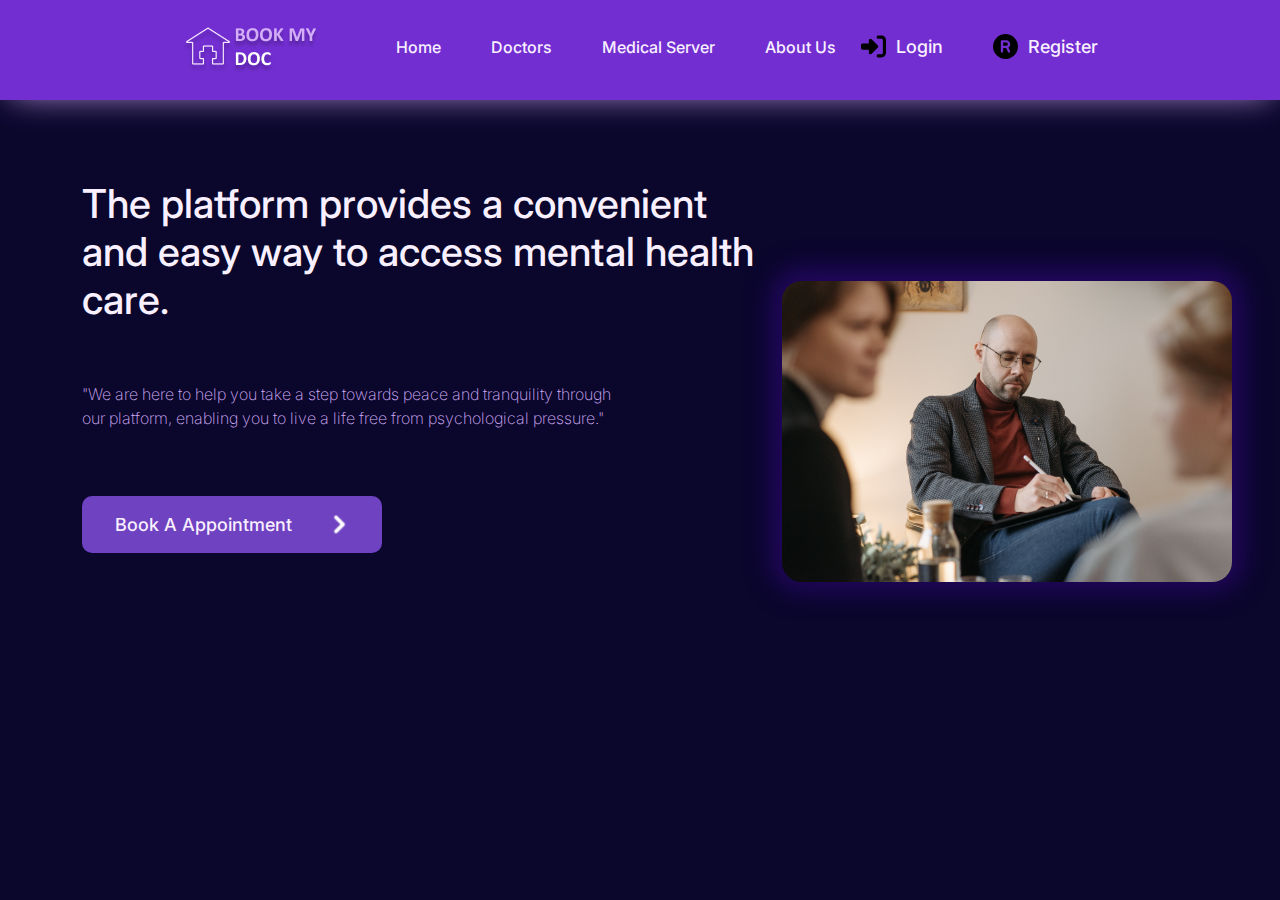
<file: index.html>
<!DOCTYPE html>
<html lang="en">

<head>
    <meta charset="UTF-8">
    <meta name="viewport" content="width=device-width, initial-scale=1.0">


    <link rel="icon" href="Assets/images/Logo.png">
    <!--Css Files-->
    <link rel="stylesheet" href="Assets/css/index2.css">
    <!--BootStrap File Css-->
    <link rel="stylesheet" href="Assets/css/bootstrap.css">
    <!--GooGle Fonts-->
    <link rel="preconnect" href="https://fonts.googleapis.com">
    <link rel="preconnect" href="https://fonts.gstatic.com" crossorigin>
    <link href="https://fonts.googleapis.com/css2?family=Cabin+Condensed:wght@400;700&family=Inter:wght@400;900&family=Red+Hat+Display:wght@500;700;900&display=swap" rel="stylesheet">
    <title>Book MY Doc</title>
</head>
<script>
</script>

<body>
    <nav>
        <div class="container">
            <div class="contain-of-nav">
                <a href="index.html">
                    <img src="Assets/images/Logo.png" alt="">
                </a>
                <div class="menu-links">
                    <ul>
                        <li>
                            <a href="">
                                <span>home</span>
                            </a>
                        </li>
                        <li>
                            <a href="">
                                <span>doctors</span>
                            </a>
                        </li>
                        <li>
                            <a href="">
                                <span>medical server</span>
                            </a>
                        </li>
                        <li>
                            <a href="">
                                <span>about us</span>
                            </a>
                    </ul>
                    <div class="actions">
                        <div class="login" onclick="haveAccForhomePage(event)">
                            <img src="Assets/images/icons/right-to-bracket-solid.svg" alt="" class="log">
                            <span>login</span>
                        </div>
                        <div class="register" onclick="creatAccForHomePage(event)">
                            <img src="Assets/images/icons/registered-solid.svg" alt="" class="regi">
                            <span>Register</span>
                        </div>
                    </div>
                </div>
                <div class="list-icon" onclick="showNavbar(event)">
                    <img src="Assets/images/icons/list-solid.svg" alt="">
                </div>
            </div>
        </div>
    </nav>

    <main>
        <div class="container">
            <div class="contain-of-captions">
                <div class="captions">
                    <h1> The platform provides a convenient and easy way to access mental health care.
                    </h1>
                    <p>
                        "We are here to help you take a step towards peace and tranquility through our platform, enabling you to live a life free from psychological pressure."
                    </p>
                    <div class="button-book">
                        <span>book a Appointment
                            <img src="Assets/images/icons/arrowDown.svg" alt="" class="icon-book">
                        </span>
                    </div>
                </div>
            </div>
            <div class="main-photo">
                <img src="Assets/images/pexels-pavel-danilyuk-6712704.jpg" alt="">
            </div>
        </div>
    </main>

    <script src="Assets/js/index.js"></script>
    <script src="Assets/js/login.js "></script>
</body>

</html>
</file>
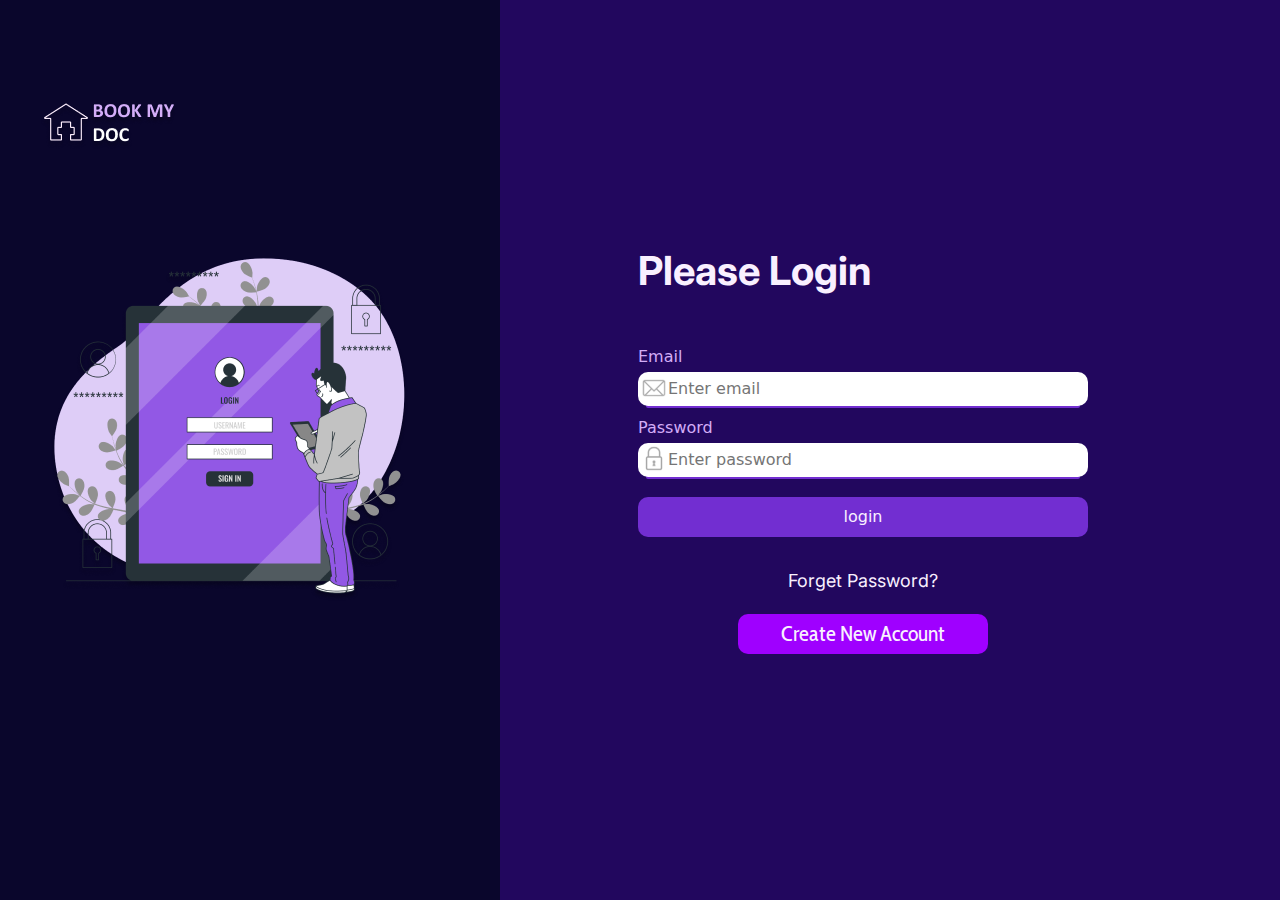
<file: Assets/pages/login.html>
<!DOCTYPE html>
<html lang="en">

<head>
    <meta charset="UTF-8">
    <meta name="viewport" content="width=device-width, initial-scale=1.0">

    <title>Book MY Doc</title>
    <link rel="icon" href="../images/Logo.png">
    <!--Css Files-->
    <link rel="stylesheet" href="../css/login.css">
    <!--Bootstrap-->
    <link rel="stylesheet" href="../css/bootstrap.css">
    <!--GooGle Fonts-->
    <link rel="preconnect" href="https://fonts.googleapis.com">
    <link rel="preconnect" href="https://fonts.gstatic.com" crossorigin>
    <link href="https://fonts.googleapis.com/css2?family=Cabin+Condensed:wght@400;700&family=Inter:wght@400;900&family=Red+Hat+Display:wght@500;700;900&display=swap" rel="stylesheet">

</head>

<body>
    <main>
        <div class="contain-of-login">
            <div class="right-side">
                <a href="../../index.html">
                    <img src="../images/Logo.png" alt="" class="logo">
                </a>
                <img src="../images/loginImage.png" alt="" class="photo">
            </div>
            <div class="left-side">
                <a href="../../index.html">
                    <img src="../images/Logo.png" alt="" class="logo-up-form ">
                </a>
                <h1>Please Login</h1>
                <form action="">
                    <div class="email">
                        <label for="Email">Email</label>
                        <img src="../images/icons/email.svg" alt="" class="email-icon">
                        <input type="email" id="email" placeholder="Enter email">
                    </div>
                    <div class="password">
                        <label for="Email">Password</label>
                        <img src="../images/icons/lock.svg" alt="" class="lock-icon">
                        <input type="password" id="password" placeholder="Enter password">
                    </div>
                    <button class="button-login" onclick="login(event)">
                        <span>login</span>
                    </button>
                    <div class="forget-pass">
                        <a href="">
                            <span>Forget password?</span>
                        </a>
                    </div>
                    <button class="button-creat-new-acc" onclick="creatAccForLoginPage(event)">
                        <a href="">
                            <span>create new account</span>
                        </a>
                    </button>
                </form>

            </div>
        </div>
    </main>

    <script src="../js/login.js"></script>
</body>

</html>
</file>
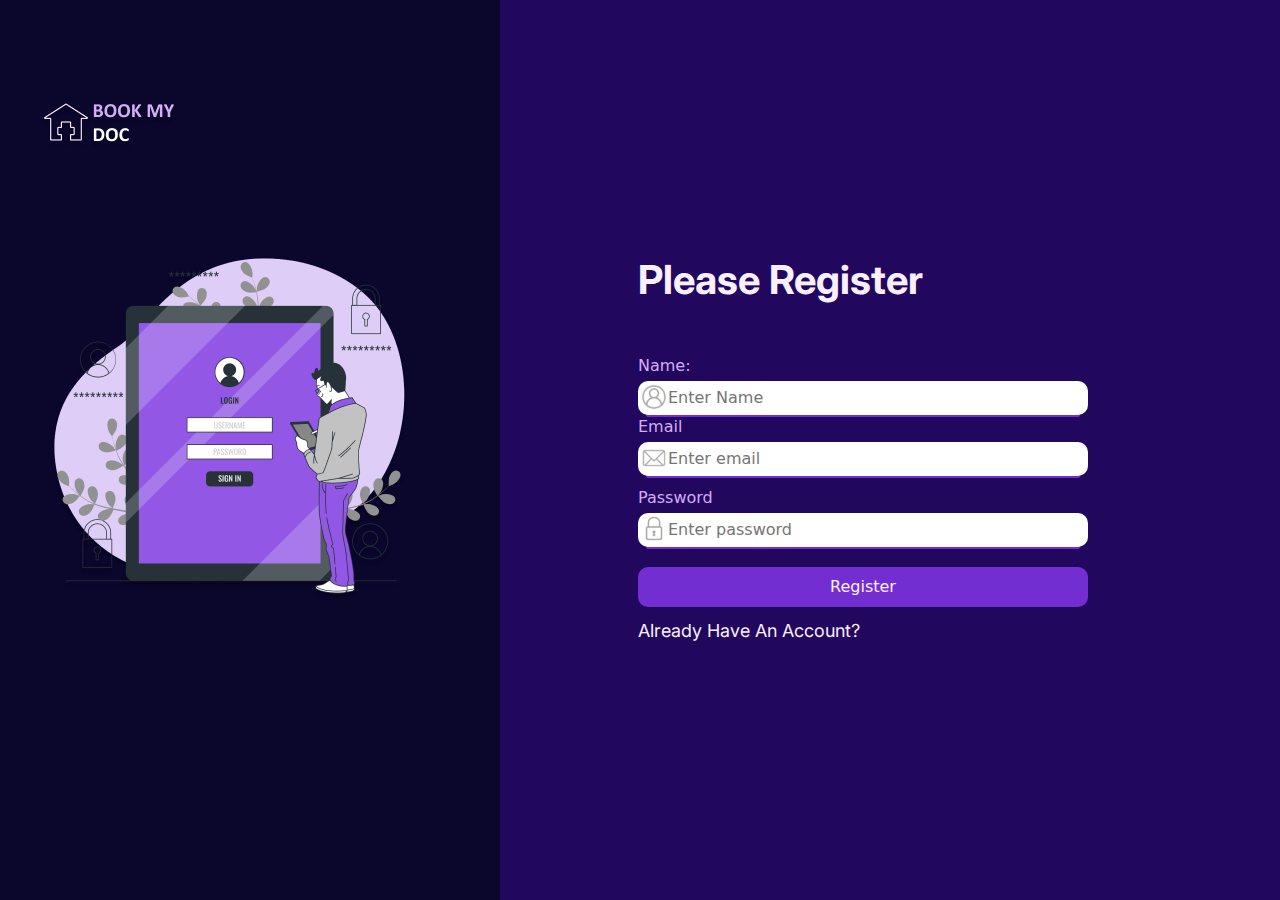
<file: Assets/pages/register.html>
<!DOCTYPE html>
<html lang="en">

<head>
    <meta charset="UTF-8">
    <meta name="viewport" content="width=device-width, initial-scale=1.0">

    <title>Book MY Doc</title>
    <link rel="icon" href="../images/Logo.png">
    <!--Css Files-->
    <link rel="stylesheet" href="../css/login.css">
    <!--Bootstrap-->
    <link rel="stylesheet" href="../css/bootstrap.css">
    <!--GooGle Fonts-->
    <link rel="preconnect" href="https://fonts.googleapis.com">
    <link rel="preconnect" href="https://fonts.gstatic.com" crossorigin>
    <link href="https://fonts.googleapis.com/css2?family=Cabin+Condensed:wght@400;700&family=Inter:wght@400;900&family=Red+Hat+Display:wght@500;700;900&display=swap" rel="stylesheet">

</head>

<body>
    <main>
        <div class="contain-of-register">
            <div class="right-side">
                <a href="../../index.html">
                    <img src="../images/Logo.png" alt="" class="logo">
                </a>
                <img src="../images/loginImage.png" alt="" class="photo">
            </div>
            <div class="left-side">
                <a href="../../index.html">
                    <img src="../images/Logo.png" alt="" class="logo-up-form ">
                </a>
                <h1>Please Register</h1>
                <form action="">
                    <div class="email">
                        <label for="Email">Name:</label>
                        <img src="../images/icons/user.svg" alt="" class="email-icon">
                        <input type="email" id="email" placeholder="Enter Name">
                    </div>
                    <div class="email">
                        <label for="Email">Email</label>
                        <img src="../images/icons/email.svg" alt="" class="email-icon">
                        <input type="email" id="email" placeholder="Enter email">
                    </div>
                    <div class="password">
                        <label for="Email">Password</label>
                        <img src="../images/icons/lock.svg" alt="" class="lock-icon">
                        <input type="password" id="password" placeholder="Enter password">
                    </div>
                    <button class="button-register">

                            <span>Register</span>
                    </button>
                    <div class="already-acc" onclick="haveAccForRegisterPage(event)">
                        <a href="">
                            <span>Already have an account?</span>
                        </a>
                    </div>
                </form>
            </div>
        </div>
    </main>
    <script src="../js/index.js"></script>
    <script src="../js/login.js"></script>
</body>

</html>
</file>
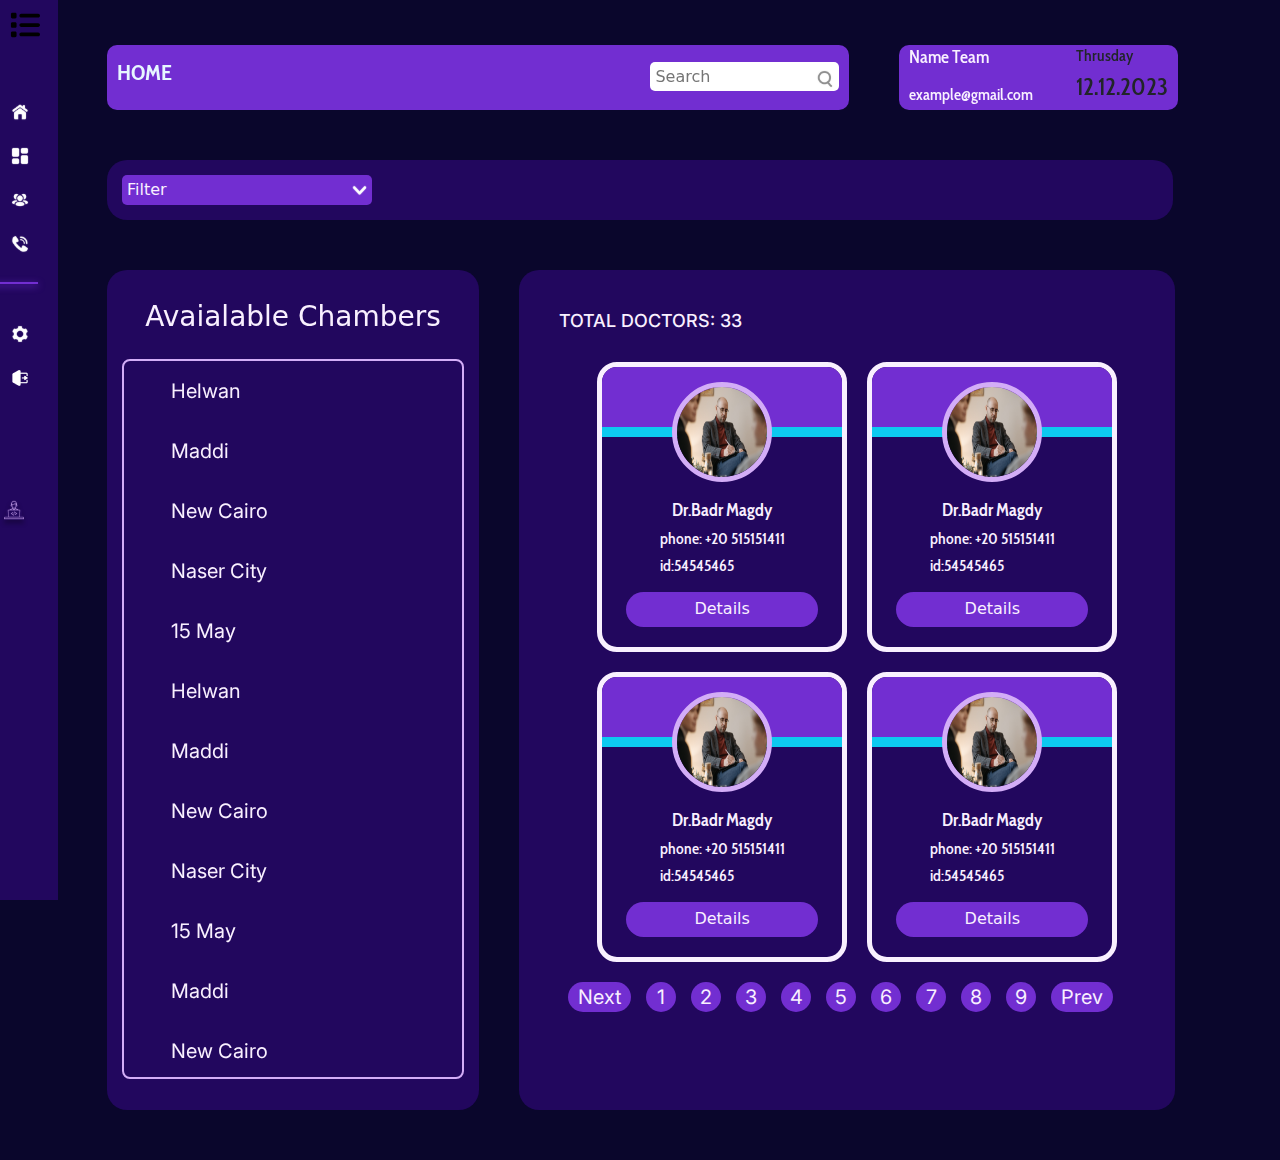
<file: Assets/pages/seclectChamberAndDoctor.html>
<!DOCTYPE html>
<html lang="en">

<head>
    <meta charset="UTF-8">
    <meta name="viewport" content="width=device-width, initial-scale=1.0">

    <title>Book MY Doc</title>
    <link rel="icon" href="../images/Logo.png">
    <!--Css Files-->
    <link rel="stylesheet" href="../css/index.css">
    <link rel="stylesheet" href="../css/bootstrap.css">
    <!--Bootstrap-->
    <!--GooGle Fonts-->
    <link rel="preconnect" href="https://fonts.googleapis.com">
    <link rel="preconnect" href="https://fonts.gstatic.com" crossorigin>
    <link href="https://fonts.googleapis.com/css2?family=Cabin+Condensed:wght@400;700&family=Inter:wght@400;900&family=Red+Hat+Display:wght@500;700;900&display=swap" rel="stylesheet">
</head>

<body>

    <nav class="sidebar">
        <div class="logo-details">
            <img src="../images/Logo.png" alt="" class="logo-of-nav">
            <img src="../images/icons/list-solid.svg" alt="" onclick="showNav(event)" class="btn-list">
        </div>
        <div class="menu-bar">
            <div class="menu">
                <ul class="menu-links">
                    <li class="nav-link">
                        <a href="" class="active">
                            <img src="../images/icons/home.svg" alt="" class="icon ">
                            <span class="text nav-text ">home</span>
                        </a>
                        <span class="toolti">home</span>
                    </li>
                    <li class="nav-link">
                        <a href="">
                            <img src="../images/icons/dashboard.svg" alt="" class="icon">
                            <span class="text nav-text">dashboard</span>
                        </a>
                        <span class="toolti">dashboard</span>
                    </li>

                    <li class="nav-link">
                        <a href="">
                            <img src="../images/icons/about-us.svg" alt="" class="icon">
                            <span class="text nav-text">about us</span>
                        </a>
                        <span class="toolti">about us</span>
                    </li>

                    <li class="nav-link">
                        <a href="">
                            <img src="../images/icons/contact.svg" alt="" class="icon">
                            <span class="text nav-text">contact</span>
                        </a>
                        <span class="toolti">contact</span>
                    </li>
                </ul>
            </div>
            <div class="adva-links">
                <li class="nav-link">
                    <a href="">
                        <img src="../images/icons/setting.svg" alt="" class="icon">
                        <span class="text nav-text">setting</span>
                    </a>
                    <span class="toolti">setting</span>
                </li>

                <li class="nav-link" onclick="logoutOfUserHome(event)">
                    <a href="">
                        <img src="../images/icons/logout.png" alt="" class="icon">
                        <span class="text nav-text">logout</span>
                    </a>
                    <span class="toolti">logout</span>
                </li>
                <li class="nav-link end-linlk">
                    <a href="">
                        <img src="../images/icons/see-developer.svg" alt="" class="icon">
                        <span class="text nav-text">see developer</span>
                    </a>
                    <span class="toolti">see developer</span>
                </li>
            </div>

        </div>
    </nav>
    <section class="home-section">
        <div class="header">
            <div class="container">
                <div class="contain-of-parts">
                    <div class="part-1">
                        <h1>home</h1>
                        <div class="search">
                            <input type="search" placeholder="Search">
                            <img src="../images/icons/search.svg" alt="">
                        </div>
                    </div>
                    <div class="part-2">
                        <div class="team-name">
                            <h1>Name Team</h1>
                            <p>example@gmail.com</p>
                        </div>
                        <div class="date">
                            <h6>Thrusday</h6>

                            <h4>12.12.2023</h4>
                        </div>
                    </div>
                </div>
            </div>
        </div>

        <div class="filter">
            <div class="container">
                <div class="wrapper">
                    <div class="select-btn">
                        <span>filter</span>
                        <img src="../images/icons/arrowDown.svg" alt="" class="arrowDown">
                    </div>
                    <div class="content">
                        <div class="search-2">
                            <img src="../images/icons/search.svg" alt="">
                            <input type="search" placeholder="Search">
                        </div>
                        <ul class="options"></ul>
                    </div>
                </div>

            </div>
        </div>

        <div class="deteils">
            <div class="select-Doctors">
                <div class="container contain-of-selectDoctors">
                    <div class="city">
                        <h1 c>Avaialable Chambers</h1>
                        <ul class="city-link">
                            <li>
                                <a href="">Helwan </a>
                            </li>
                            <li>
                                <a href="">Maddi </a>
                            </li>
                            <li>
                                <a href="">New Cairo </a>
                            </li>
                            <li>
                                <a href="">Naser City </a>
                            </li>
                            <li>
                                <a href=""> 15 May </a>
                            </li>
                            <li>
                                <a href="">Helwan </a>
                            </li>
                            <li>
                                <a href="">Maddi </a>
                            </li>
                            <li>
                                <a href="">New Cairo </a>
                            </li>
                            <li>
                                <a href="">Naser City </a>
                            </li>
                            <li>
                                <a href=""> 15 May </a>
                            </li>
                            <li>
                                <a href="">Maddi </a>
                            </li>
                            <li>
                                <a href="">New Cairo </a>
                            </li>
                            <li>
                                <a href="">Naser City </a>
                            </li>
                            <li>
                                <a href=""> 15 May </a>
                            </li>
                            <li>
                                <a href="">Maddi </a>
                            </li>
                            <li>
                                <a href="">New Cairo </a>
                            </li>
                            <li>
                                <a href="">Naser City </a>
                            </li>
                            <li>
                                <a href=""> 15 May </a>
                            </li>
                        </ul>
                    </div>
                    <div class="info_doctors">
                        <h6 class="title">total doctors: 33</h6>
                        <div class="cards row">
                            <div class="card-1 col-lg-5 col-sm-10">
                                <div class="profile-photo">
                                    <img src="../images/pexels-pavel-danilyuk-6712704.jpg" alt="">
                                </div>
                                <div class="details-of-doctor">
                                    <h4>Dr.Badr Magdy</h4>
                                    <h6>phone: +20 515151411</h6>
                                    <h6>id:54545465</h6>
                                </div>
                                <div class="btn-details">
                                    <a href="">
                                        <span>details</span>
                                    </a>
                                </div>
                            </div>

                            <div class="card-2 col-lg-5 col-sm-10">
                                <div class="profile-photo">
                                    <img src="../images/pexels-pavel-danilyuk-6712704.jpg" alt="">
                                </div>
                                <div class="details-of-doctor">
                                    <h4>Dr.Badr Magdy</h4>
                                    <h6>phone: +20 515151411</h6>
                                    <h6>id:54545465</h6>
                                </div>
                                <div class="btn-details">
                                    <a href="">
                                        <span>details</span>
                                    </a>
                                </div>
                            </div>

                            <div class="card-3 col-lg-5 col-sm-10">
                                <div class="profile-photo">
                                    <img src="../images/pexels-pavel-danilyuk-6712704.jpg" alt="">
                                </div>
                                <div class="details-of-doctor">
                                    <h4>Dr.Badr Magdy</h4>
                                    <h6>phone: +20 515151411</h6>
                                    <h6>id:54545465</h6>
                                </div>
                                <div class="btn-details">
                                    <a href="">
                                        <span>details</span>
                                    </a>
                                </div>
                            </div>


                            <div class="card-4 col-lg-5 col-sm-10 ">
                                <div class="profile-photo">
                                    <img src="../images/pexels-pavel-danilyuk-6712704.jpg" alt="">
                                </div>
                                <div class="details-of-doctor">
                                    <h4>Dr.Badr Magdy</h4>
                                    <h6>phone: +20 515151411</h6>
                                    <h6>id:54545465</h6>
                                </div>
                                <div class="btn-details">
                                    <a href="">
                                        <span>details</span>
                                    </a>
                                </div>
                            </div>
                        </div>
                        <div class="lable">
                            <ul class="paginations">
                                <li class="item">
                                    <a href=""><span>Next</span></a>
                                </li>
                                <li class="item">
                                    <a href=""><span>1</span></a>
                                </li>
                                <li class="item">
                                    <a href=""><span>2</span></a>
                                </li>
                                <li class="item">
                                    <a href=""><span>3</span></a>
                                </li>
                                <li class="item">
                                    <a href=""><span>4</span></a>
                                </li>
                                <li class="item">
                                    <a href=""><span>5</span></a>
                                </li>
                                <li class="item mobile-item">
                                    <a href=""><span>6</span></a>
                                </li>
                                <li class="item mobile-item">
                                    <a href=""><span>7</span></a>
                                </li>
                                <li class="item mobile-item">
                                    <a href=""><span>8</span></a>
                                </li>
                                <li class="item mobile-item">
                                    <a href=""><span>9</span></a>
                                </li>
                                <li class="item ">
                                    <a href=""><span>Prev</span></a>
                                </li>
                            </ul>
                        </div>
                    </div>
                </div>
            </div>
        </div>
    </section>

    <script src="../js/filter.js"></script>
    <script src="../js/index.js"></script>

</body>

</html>
</file>
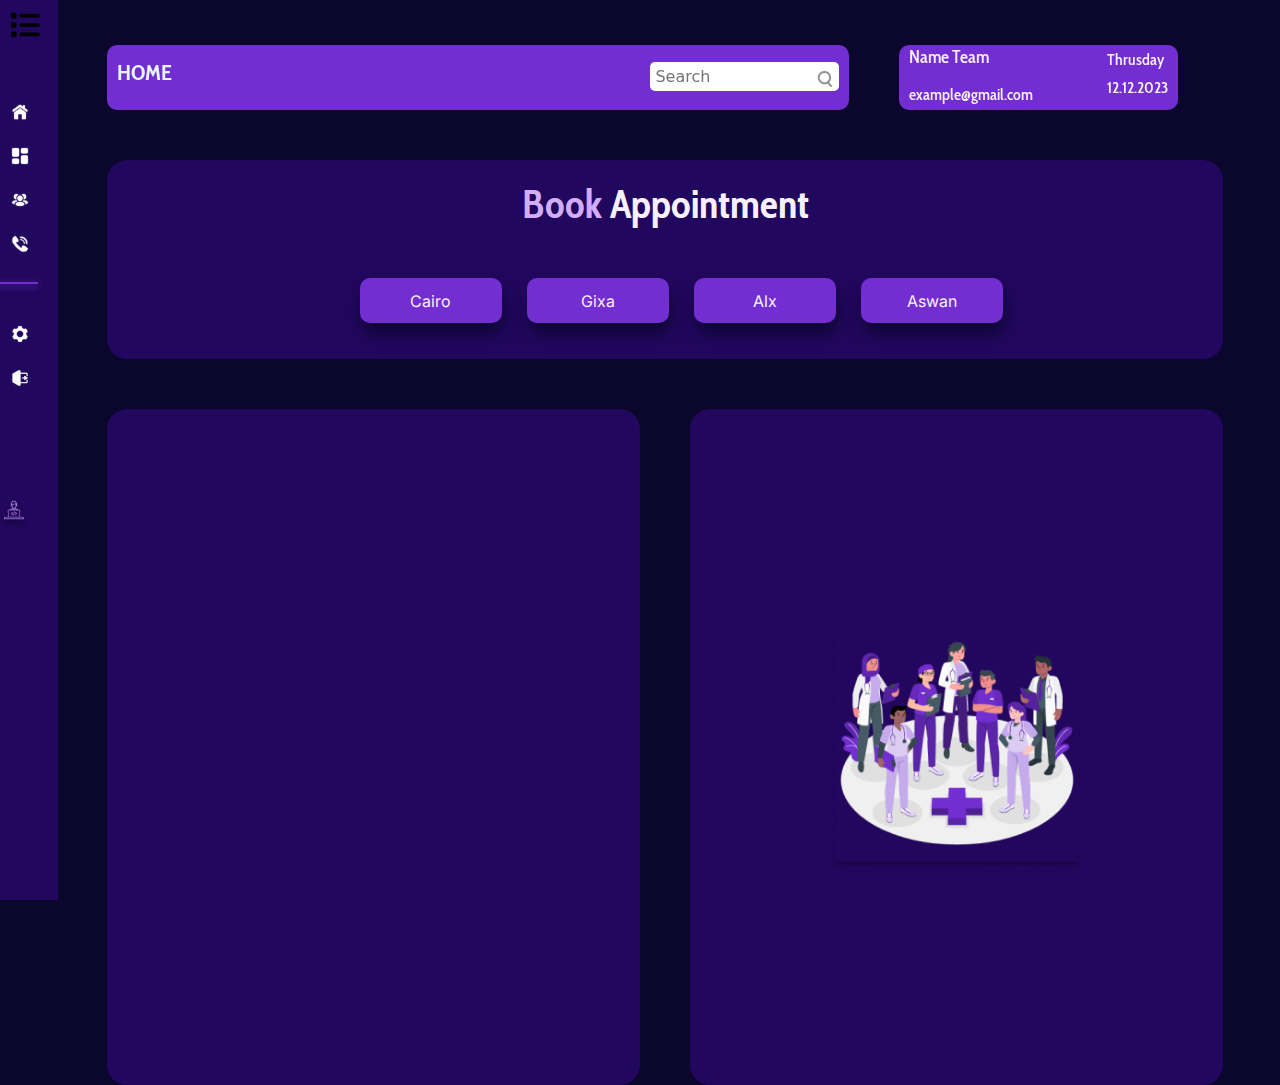
<file: Assets/pages/user-home-page.html>
<!DOCTYPE html>
<html lang="en">

<head>
    <meta charset="UTF-8">
    <meta name="viewport" content="width=device-width, initial-scale=1.0">

    <title>Book MY Doc</title>
    <link rel="icon" href="../images/Logo.png">
    <!--Css Files-->
    <link rel="stylesheet" href="../css/bootstrap.css">
    <link rel="stylesheet" href="../css/index.css">
    <link rel="stylesheet" href="../css/dycalendar.css">
    <!--GooGle Fonts-->
    <link rel="preconnect" href="https://fonts.googleapis.com">
    <link rel="preconnect" href="https://fonts.gstatic.com" crossorigin>
    <link href="https://fonts.googleapis.com/css2?family=Cabin+Condensed:wght@400;700&family=Inter:wght@400;900&family=Red+Hat+Display:wght@500;700;900&display=swap" rel="stylesheet">
</head>

<body>

    <nav class="sidebar">
        <div class="logo-details">
            <img src="../images/Logo.png" alt="" class="logo-of-nav">
            <img src="../images/icons/list-solid.svg" alt="" class="btn-list" onclick="showNav()">
        </div>
        <div class="menu-bar">
            <div class="menu">
                <ul class="menu-links">
                    <li class="nav-link">
                        <a href="" class="active">
                            <img src="../images/icons/home.svg" alt="" class="icon ">
                            <span class="text nav-text ">home</span>
                        </a>
                        <span class="toolti">home</span>
                    </li>
                    <li class="nav-link">
                        <a href="">
                            <img src="../images/icons/dashboard.svg" alt="" class="icon">
                            <span class="text nav-text">dashboard</span>
                        </a>
                        <span class="toolti">dashboard</span>
                    </li>

                    <li class="nav-link">
                        <a href="">
                            <img src="../images/icons/about-us.svg" alt="" class="icon">
                            <span class="text nav-text">about us</span>
                        </a>
                        <span class="toolti">about us</span>
                    </li>

                    <li class="nav-link">
                        <a href="">
                            <img src="../images/icons/contact.svg" alt="" class="icon">
                            <span class="text nav-text">contact</span>
                        </a>
                        <span class="toolti">contact</span>
                    </li>
                </ul>
            </div>
            <div class="adva-links">
                <li class="nav-link">
                    <a href="">
                        <img src="../images/icons/setting.svg" alt="" class="icon">
                        <span class="text nav-text">setting</span>
                    </a>
                    <span class="toolti">setting</span>
                </li>

                <li class="nav-link" onclick="logoutOfUserHome(event)">
                    <a href="">
                        <img src="../images/icons/logout.png" alt="" class="icon">
                        <span class="text nav-text">logout</span>
                    </a>
                    <span class="toolti">logout</span>
                </li>
                <li class="nav-link end-linlk">
                    <a href="">
                        <img src="../images/icons/see-developer.svg" alt="" class="icon">
                        <span class="text nav-text">see developer</span>
                    </a>
                    <span class="toolti">see developer</span>
                </li>
            </div>

        </div>
    </nav>

    <section class="home-section">
        <div class="header">
            <div class="container">
                <div class="contain-of-parts">
                    <div class="part-1">
                        <h1>home</h1>
                        <div class="search">
                            <input type="search" placeholder="Search">
                            <img src="../images/icons/search.svg" alt="">
                        </div>
                    </div>
                    <div class="part-2">
                        <div class="team-name">
                            <h1>Name Team</h1>
                            <p>example@gmail.com</p>
                        </div>
                        <div class="date">
                            <h6>Thrusday</h6>

                            <h4>12.12.2023</h4>
                        </div>
                    </div>
                </div>
            </div>
        </div>

        <div class="main">
            <div class="container">
                <div class="book-appointment">
                    <h1><span>Book </span>Appointment</h1>
                    <ul>
                        <li onclick="filter(event)">
                            <a href="">
                                <span>cairo</span>
                            </a>
                        </li>
                        <li>
                            <a href="">
                                <span>Gixa</span>
                            </a>
                        </li>
                        <li>
                            <a href="">
                                <span>Alx</span>
                            </a>
                        </li>
                        <li>
                            <a href="">
                                <span>Aswan</span>
                            </a>
                        </li>
                    </ul>
                </div>
            </div>
        </div>

        <div class="last-footer">
            <div class="home-dark">
                <div class="container">
                    <div class="dark">
                        <div class="calendar">
                            <div id="dycalendar">

                            </div>
                        </div>
                        <div class="design">
                            <img src="../images/homeDark-1.png" alt="">
                        </div>
                    </div>

                </div>
            </div>
        </div>
    </section>


    <script src="../js/index.js"></script>
    <script src="../js/dycalendar.js"></script>

</body>

</html>
</file>
<file: Assets/css/index2.css>
@import url('https://fonts.googleapis.com/css2?family=Cabin+Condensed:wght@400;700&family=Inter:wght@400;900&family=Red+Hat+Display:wght@500;700;900&display=swap');
* {
    padding: 0;
    margin: 0;
    box-sizing: border-box;
}

:root {
    /*colors*/
    --primary-text: #262626;
    --secondary-text: #595959;
    --disabled-text: #8C8C8C;
    --outline: #D9D9D9;
    --active: #722ED1;
    --active-overlay: #380086f2;
    ;
    --error: #F5222D;
    --warning: #FAAD14;
    --success: #52C41A;
    /*Colors Palette*/
    --purple-900: #22075E;
    --purple-600: #722ED1;
    --purple-300: #D3ADF7;
    --purple-100: #F9F0FF;
    --blue-900: #003A8C;
    --blue-600: #1890FF;
    --blue-300: #91D5FF;
    --blue-100: #E6F7FF;
    --main-background: #0A062C;
    /*fonts*/
    --font-cabin: 'Cabin Condensed', sans-serif;
    --font-inter: 'Inter', sans-serif;
}

.container {
    display: flex;
    margin-left: auto;
    margin-right: auto;
    padding: 0;
}

body {
    background-color: var(--main-background) !important;
}

body::-webkit-scrollbar {
    width: 7px;
}

body::-webkit-scrollbar-track {
    background-color: var(--purple-300);
    border-radius: 25px;
}

body::-webkit-scrollbar-thumb {
    background-color: var(--purple-900);
    border-radius: 25px;
}

@media (max-width:992px) {
    .contain-of-nav {
        padding: 10px 0px 0px 0px;
        transition: .3s;
    }
    nav .menu-links ul li {
        padding: 10px !important;
        font-size: 12px !important;
        margin-top: 10px;
        transition: .3s;
    }
    nav .login span,
    .register span {
        margin-left: 5px;
        font-size: 12px !important;
    }
    .main-photo img {
        right: 0px !important;
        top: 70% !important;
        width: 250px !important;
        transition: all .3s ease;
    }
}

@media (max-width:678px) {
    .container {
        flex-direction: column-reverse;
    }
    .contain-of-nav {
        padding: 10px 0px 0px 0px;
        margin-left: 0 !important;
        margin-right: 20px !important;
        margin-bottom: 0px;
        transition: .3s;
    }
    nav .menu-links {
        display: flex !important;
        transition: 0.3s;
    }
    nav .menu-links ul li {
        padding: 10px !important;
        font-size: 12px !important;
        margin-top: 10px;
        transition: .3s;
    }
    nav .login span,
    .register span {
        margin-left: 10px !important;
        font-size: 20px !important;
    }
    main .main-photo {
        position: relative;
        top: 0;
        display: flex;
        justify-content: center;
        align-items: center;
    }
    main .main-photo img {
        position: relative !important;
        top: 40px !important;
        right: 0 !important;
        width: calc(100% - 20px)!important;
        transition: .3s;
    }
    main .contain-of-captions {
        text-align: center;
    }
    main .contain-of-captions .button-book {
        display: flex;
        align-items: center;
        justify-content: center;
    }
    nav .list-icon {
        display: block !important;
    }
    nav .menu-links {
        position: fixed;
        width: 100%;
        height: 100vh;
        background-color: rgb(77 20 156 / 91%);
        top: 75px;
        left: -100%;
        text-align: center;
        z-index: 9999;
        transition: all .5s;
    }
    nav .menu-links.show {
        left: 0 !important;
    }
    nav .menu-links {
        display: block !important;
    }
    nav .menu-links ul {
        display: block !important;
        margin-top: 50px;
    }
    nav .menu-links ul li {
        padding: 30px !important;
        width: 80%;
        text-align: center;
        border-bottom: 2px solid var(--purple-100);
    }
    nav .menu-links ul li:last-child {
        margin-bottom: 50px;
    }
    nav .menu-links ul li span {
        font-size: 18px;
    }
    .actions {
        position: relative;
        align-items: center;
        justify-content: space-around;
        top: 100px;
        right: 0;
    }
}

nav {
    background: var(--purple-600);
    box-shadow: 1px 3px 35px -10px var(--purple-300);
    height: auto;
}

.menu-links {
    display: flex;
    transition: .3s;
}

nav .contain-of-nav {
    display: flex;
    justify-content: space-between;
    align-items: center;
    margin-left: auto;
    margin-right: auto;
}

nav .menu-links ul {
    display: flex;
    align-items: center;
    justify-content: center;
}

nav .menu-links ul li {
    list-style: none;
    padding: 25px;
    font-family: var(--font-inter);
    font-weight: 500;
    font-size: 16px;
    margin-top: 10px;
}

nav .menu-links ul li a {
    color: var(--purple-100);
    text-decoration: none;
    text-transform: capitalize;
}

nav .menu-links ul li a:hover {
    color: var(--purple-900);
}

nav .container .button-phone {
    display: flex;
    align-items: center;
    justify-content: center;
    background-color: var(--purple-900);
    width: 200px;
}

nav .container .button-phone img {
    width: 25px;
}

nav .container .button-phone span {
    padding: 10px;
    font-family: var(--font-inter);
    font-weight: 500;
    color: var(--purple-100);
}

nav .login {
    margin-right: 50px;
}

nav .login,
.register {
    display: flex;
    justify-content: center;
    align-items: center;
    cursor: pointer;
    margin-top: -7px;
}

nav .login span,
.register span {
    margin-left: 5px;
    color: var(--purple-100);
    text-decoration: none;
    text-transform: capitalize;
    font-family: var(--font-inter);
    font-weight: 500;
    font-size: 18px;
}

nav .login:hover span,
.register:hover span {
    color: var(--purple-900);
}

.actions {
    display: flex;
}

.regi,
.log {
    width: 25px;
    margin-right: 5px;
}

main .contain-of-captions {
    display: flex;
    align-items: center;
    justify-content: space-around;
}

main .captiions {
    display: flex;
    flex-direction: column;
}

.captions {
    display: flex;
    flex-direction: column;
}

main .contain-of-captions h1 {
    color: var(--purple-100);
    max-width: 700px;
    margin-top: 80px;
    font-family: var(--font-inter);
    font-weight: 500;
}

main .contain-of-captions p {
    color: var(--purple-300);
    margin-top: 50px;
    font-family: var(--font-inter);
    font-weight: 200;
    max-width: 550px;
}

main .contain-of-captions .button-book span {
    color: var(--purple-100);
    font-family: var(--font-inter);
    font-weight: 500;
    font-size: 18px;
    background: var(--bs-purple);
    margin-top: 50px;
    width: 300px;
    padding: 15px;
    border-radius: 10px;
    display: flex;
    align-items: center;
    justify-content: space-around;
    cursor: pointer;
    text-transform: capitalize;
}

main .contain-of-captions .button-book span:hover {
    color: var(--purple-900);
    background-color: var(--purple-300);
}

main .contain-of-captions .button-book .icon-book {
    width: 20px;
    transform: rotate(-90deg);
}

main .main-photo {
    position: relative;
}

main .main-photo img {
    position: absolute;
    top: 40%;
    width: 450px;
    border-radius: 20px;
    box-shadow: 0px -2px 26px 11px var(--purple-900);
}

.contain-of-nav .list-icon {
    cursor: pointer;
    display: none;
}

.contain-of-nav .list-icon img {
    width: 35px;
}


/*main .main-photo {
    position: relative;
}

main .main-photo img {
    margin-top: 70px;
    width: 500px;
    border-radius: 20px;
    box-shadow: 0px -2px 26px 11px var(--purple-900);
}

main .main-photo::before {
    content: '';
    position: absolute;
    top: 70px;
    left: 0;
    width: 100%;
    height: 61%;
    border-radius: 20px;
    background-color: #722ed138;


/**/


/**/


/*//*/


/*/**/


/*/***********

        nav .menu-links {
        display: none !important;
    }
    nav .menu-links ul {
        position: absolute;
        flex-direction: column;
        background: var( --active-overlay);
        z-index: 9999;
        top: 62px;
        left: 0;
        width: 100%;
        height: 100vh;
    }
    nav .menu-links ul li {
        padding: 20px !important;
        width: 85% !important;
        border-bottom: 2px solid var(--purple-100);
        align-items: center !important;
        justify-content: center !important;
        display: flex !important;
        position: relative;
        bottom: 20%;
    }
    nav .menu-links ul li a span {
        font-size: 20px;
    }

}*/
</file>
<file: Assets/css/login.css>
@import url('https://fonts.googleapis.com/css2?family=Cabin+Condensed:wght@400;700&family=Inter:wght@400;900&family=Red+Hat+Display:wght@500;700;900&display=swap');
* {
    padding: 0;
    margin: 0;
    box-sizing: border-box;
}

:root {
    /*colors*/
    --primary-text: #262626;
    --secondary-text: #595959;
    --disabled-text: #8C8C8C;
    --outline: #D9D9D9;
    --active: #722ED1;
    --error: #F5222D;
    --warning: #FAAD14;
    --success: #52C41A;
    /*Colors Palette*/
    --purple-900: #22075E;
    --purple-600: #722ED1;
    --purple-500: #9F00FF;
    --purple-300: #D3ADF7;
    --purple-100: #F9F0FF;
    --blue-900: #003A8C;
    --blue-600: #1890FF;
    --blue-300: #91D5FF;
    --blue-100: #E6F7FF;
    --main-background: #0A062C;
    /*fonts*/
    --font-cabin: 'Cabin Condensed', sans-serif;
    --font-inter: 'Inter', sans-serif;
}

body {
    background-color: var(--main-background) !important;
}

body::-webkit-scrollbar {
    width: 10px;
}

body::-webkit-scrollbar-track {
    background-color: var(--purple-300);
    border-radius: 25px;
}

body::-webkit-scrollbar-thumb {
    background-color: var(--main-background);
    border-radius: 25px;
}

@media (max-width:992px) {
    .right-side .logo {
        padding: 50px 20px 25px 20px !important;
        transform: .3s;
    }
    .right-side .photo {
        width: 400px;
        margin-top: 50px;
        padding: auto !important;
    }
    .left-side {
        padding: 30px !important;
    }
    .left-side h1 {
        text-align: center !important;
        margin-bottom: 20px !important;
    }
    .left-side .email input,
    .password input {
        width: 400px !important;
        transition: .3s;
        border-radius: 10px;
        border: inherit;
    }
    form {
        display: flex !important;
        align-items: center;
        justify-content: center;
        transition: .3s;
    }
    form .button-login,
    .button-creat-new-acc a,
    .button-register {
        width: 400px !important;
        transition: .3s;
    }
    form .button-creat-new-acc a {
        width: 250px !important;
        transition: .3s;
    }
}

@media (max-width:558px) {
    main {
        display: flex !important;
        justify-content: center !important;
    }
    .right-side {
        display: none !important;
        padding: 0 !important;
        transition: .3s;
    }
    .left-side .logo-up-form {
        display: block !important;
        margin-top: 60px;
        margin-bottom: 30px;
        margin-left: auto;
        margin-right: auto;
    }
    .logo-up-form-login {
        width: 250px;
    }
    .left-side {
        padding: 0 0 0 0 !important;
        height: 100vh !important;
        padding: 0 !important;
        transition: .3s;
    }
    .left-side h1 {
        text-align: center !important;
        margin-bottom: 10px !important;
    }
    .left-side .email input,
    .password input {
        width: 300px !important;
        transition: .3s;
        border-radius: 10px;
        border: inherit;
    }
    form {
        display: flex !important;
        align-items: center;
        justify-content: center;
        transition: .3s;
    }
    form .button-login,
    .button-creat-new-acc a {
        width: 300px !important;
        transition: .3s;
    }
    form .button-creat-new-acc a {
        width: 250px !important;
        transition: .3s;
    }
    .left-side .email,
    .password {
        position: relative;
        margin-bottom: 10px !important;
    }
    .left-side .photo-under-login {
        display: block !important;
    }
    .button-register {
        width: 300px !important;
    }
}

.contain-of-login,
.contain-of-register {
    display: flex;
    justify-content: space-between;
    align-items: center;
}

main {
    background-color: var(--purple-900);
}

.right-side {
    max-width: 500px;
    background-color: var(--main-background);
    height: 100vh;
}

.right-side .logo {
    cursor: pointer;
    padding: 100px 40px 50px 40px;
}

.right-side .photo {
    padding: 40px 0 40px 40px;
}

.left-side {
    display: flex;
    flex-direction: column;
    width: auto;
    padding: 0px 15% 0px 70px;
}

.left-side .photo-under-login {
    margin-top: 10px;
    display: none;
    width: 262px;
    display: flex;
    justify-content: center;
}

.left-side .photo-under-login img {
    width: 250px;
}

.left-side .logo-up-form {
    display: none;
}

.left-side h1 {
    margin-bottom: 50px;
    color: var(--purple-100);
    font-family: var(--font-inter);
    font-weight: 700;
}

form {
    display: flex;
    flex-direction: column;
}

.left-side .email label,
.password label {
    display: block;
    margin-bottom: 3px;
    color: var(--purple-300);
}

.password label {
    margin-top: 10px;
}

.left-side .email input,
.password input,
.name input {
    width: 450px;
    padding: 5px;
    border-radius: 10px;
    border: inherit;
    box-shadow: 0px 10px 0px -8px var(--purple-600)
}

.left-side .email input::placeholder,
.password input::placeholder {
    margin-left: 50px !important;
    padding-left: 25px;
}

.left-side .email,
.password {
    position: relative;
}

.left-side .email-icon,
.lock-icon {
    position: absolute;
    bottom: 4px;
    left: 2px;
}

form .button-login,
.button-creat-new-acc a,
.button-register {
    background-color: var(--active);
    color: var(--purple-100);
    border: inherit;
    width: 450px;
    height: 40px;
    display: flex;
    align-items: center;
    justify-content: center;
    margin-top: 20px;
    border-radius: 10px;
    cursor: pointer;
}

form .button-login:hover,
.button-creat-new-acc a:hover,
.button-register:hover {
    background-color: var(--purple-300);
    color: var(--purple-900);
}

form .button-login a,
.button-creat-new-acc a {
    text-decoration: none;
    color: var(--purple-100);
    text-transform: capitalize;
    font-family: var(--font-cabin);
    font-weight: 400;
    font-size: 22px;
}

form .forget-pass {
    display: flex;
    align-items: center;
    justify-content: center;
    text-align: center;
    margin-top: 20px;
    width: 450px;
}

form .forget-pass a,
.already-acc a {
    margin-top: 10px;
    text-decoration: none;
    color: var(--purple-100);
    text-transform: capitalize;
    font-family: var(--font-inter);
    font-weight: 400;
    font-size: 18px;
}

form .forget-pass a:hover,
.already-acc a:hover {
    color: var(--purple-300);
}

form .button-creat-new-acc {
    width: 450px;
    background-color: inherit;
    border: none;
    display: flex;
    align-items: center;
    justify-content: center;
}

form .button-creat-new-acc a {
    background-color: var(--purple-500);
    width: 250px;
}


/*End login Design*/


/*Start Register Design*/

.already-acc {
    display: flex;
    align-items: center;
    justify-content: start;
}
</file>
<file: Assets/css/index.css>
@import url('https://fonts.googleapis.com/css2?family=Cabin+Condensed:wght@400;700&family=Inter:wght@400;900&family=Red+Hat+Display:wght@500;700;900&display=swap');
* {
    padding: 0;
    margin: 0;
    box-sizing: border-box;
}

:root {
    /*colors*/
    --primary-text: #262626;
    --secondary-text: #595959;
    --disabled-text: #8C8C8C;
    --outline: #D9D9D9;
    --active: #722ED1;
    --error: #F5222D;
    --warning: #FAAD14;
    --success: #52C41A;
    /*Colors Palette*/
    --purple-900: #22075E;
    --purple-600: #722ED1;
    --purple-300: #D3ADF7;
    --purple-100: #F9F0FF;
    --blue-900: #003A8C;
    --blue-600: #1890FF;
    --blue-300: #91D5FF;
    --blue-100: #E6F7FF;
    --main-background: #0A062C;
    /*fonts*/
    --font-cabin: 'Cabin Condensed', sans-serif;
    --font-inter: 'Inter', sans-serif;
}

body {
    background-color: var(--main-background) !important;
}

body::-webkit-scrollbar {
    width: 7px;
}

body::-webkit-scrollbar-track {
    background-color: var(--purple-300);
    border-radius: 25px;
}

body::-webkit-scrollbar-thumb {
    background-color: var(--purple-900);
    border-radius: 25px;
}

.contain-of-parts {
    display: flex;
    width: 100%;
    position: relative;
}

.home-section {
    position: relative;
    top: 0;
    left: 50px;
    width: calc(100% - 50px);
    min-height: 100vh;
    z-index: 2;
}

.sidebar.open~.home-section {
    left: 180px;
    width: calc(100% - 180px);
}

@media (max-width:992px) {
    .book-appointment ul li {
        width: 100px !important;
        transition: .3s;
    }
    .deteils .city h1 {
        font-size: 20px !important;
    }
    .deteils .city {
        width: 100% !important;
        height: 200px !important;
    }
    .deteils .city li {
        padding: 5px;
    }
    .deteils .city li a {
        font-size: 16px;
    }
}

@media (max-width:768px) {
    .book-appointment ul li {
        width: 60px !important;
        transition: .3s;
        height: 20px;
    }
    .book-appointment ul li a span {
        font-size: 12px !important;
    }
    .book-appointment h1 {
        font-size: 25px !important;
    }
    .design img {
        width: 100% !important;
        transition: .3s;
    }
    .deteils .city h1 {
        font-size: 20px !important;
    }
    .deteils .city {
        width: calc(100% - 50px) !important;
        height: 200px !important;
    }
}

@media (max-width:568px) {
    .contain-of-parts .part-1 .list-icon {
        display: block !important;
    }
    .book-appointment ul li {
        width: 60px !important;
        transition: .3s;
        height: 20px;
    }
    .book-appointment ul li a span {
        font-size: 12px !important;
    }
    .book-appointment h1 {
        font-size: 25px !important;
    }
    .design img {
        width: 100% !important;
        transition: .3s;
    }
    /*.sidebar {
        display: none !important;
    }*/
    .home-section {
        position: absolute;
        width: 100%;
        left: 55px !important;
    }
    .part-1 {
        width: 100% !important;
        margin: 15px 0px 0 0px !important;
    }
    .part-2 {
        display: none !important;
    }
    .home-dark .container .dark .calendar {
        width: 50% !important;
    }
    .container .part-1 {
        width: calc(100% - 50px) !important;
    }
    .wrapper .select-btn {
        width: 100% !important;
    }
    .wrapper .content {
        width: 100% !important;
    }
    .sidebar.open~.home-section {
        display: none !important;
    }
    .contain-of-selectDoctors {
        flex-direction: column !important;
    }
    .info_doctors {
        margin-left: 0 !important;
        margin-top: 20px !important;
        width: calc(100% - 50px) !important;
    }
    .deteils .city h1 {
        text-align: center;
        margin-top: 0 !important;
    }
    .deteils .city .city-link {
        flex-direction: row !important;
    }
    .container .part-1 .search {
        display: none !important;
    }
    .row {
        flex-direction: column !important;
    }
    .card-1,
    .card-2,
    .card-3,
    .card-4 {
        width: calc(100% - 40px) !important;
        margin-top: 20px !important;
    }
    .mobile-item {
        display: none !important;
    }
}


/* start home page Design*/

.sidebar {
    position: fixed;
    top: 0;
    left: 0;
    height: 100%;
    width: 58px;
    background-color: var(--purple-900);
}

.sidebar.open {
    width: 180px;
}

.sidebar.open .logo-details {
    display: flex;
    align-items: center;
    justify-content: center;
    position: relative;
    top: 10px;
    left: 0;
}

.sidebar .logo-details .logo-of-nav {
    display: none;
    transition: all .5s ease;
}

.sidebar .logo-of-nav {
    width: 120px !important;
}

.sidebar .btn-list {
    position: relative;
    top: 50%;
    right: 0;
    align-items: center;
    width: 30px;
    height: 50px;
    margin-left: 10px;
    cursor: pointer;
    transition: all .5s ease;
}

.sidebar.open .logo-details .logo-of-nav {
    display: block;
}

.sidebar li .icon {
    display: flex;
    align-items: center;
    justify-content: center;
    min-width: 60x;
}

.menu-links {
    position: relative;
    top: 30px;
    padding-left: 0 !important;
}

.nav-link {
    margin-top: 10px;
    height: 100%;
}

.menu-links .nav-link .icon,
.adva-links .icon {
    width: 30px;
    margin-left: 10px;
    margin-right: 10px;
}

.sidebar li {
    position: relative;
    margin-top: 20px;
    list-style: none;
}

.sidebar li .toolti {
    position: absolute;
    text-transform: capitalize;
    top: -20px;
    left: calc(100% + 5px);
    z-index: 3;
    background-color: var(--purple-600);
    box-shadow: 0x 5px 10px var(--primary-text);
    padding: 6px 14px;
    font-size: 15px;
    font-weight: 400;
    border-radius: 10px;
    white-space: nowrap;
    opacity: 0;
    pointer-events: none;
}

.sidebar li:hover .toolti {
    opacity: 1;
    pointer-events: auto;
    transition: all .3s ease;
    top: 0;
    transition: translateY(-50%);
}

.sidebar.open li .toolti {
    display: none;
}

.sidebar li a {
    text-decoration: none;
    width: 100%;
    display: flex;
    align-items: center;
    transition: .3s;
    z-index: 12;
}

.sidebar li a::after {
    content: '';
    position: absolute;
    width: 100%;
    height: 100%;
    transform: scaleX(0);
    background-color: var(--purple-600);
    border-radius: 5px;
    transition: all .3s ease-in-out;
    -o-transform-origin: left;
    z-index: -2;
}

.sidebar li a:hover::after {
    transform: scaleX(1);
}

.sidebar li a .nav-text {
    color: #D9D9D9;
    font-family: var(--font-cabin);
    font-weight: 400;
    font-size: 16px;
    text-transform: capitalize;
    height: 100%;
    white-space: nowrap;
    pointer-events: auto;
    transition: all .3s ease;
    opacity: 0;
}

.sidebar.open li a .nav-text {
    opacity: 1;
    pointer-events: auto;
}

.sidebar li a:hover span {
    transition: all .3s ease;
    color: var(--purple-900);
}

.sidebar .menu-bar {
    position: relative;
    display: flex;
    flex-direction: column;
}

.sidebar .adva-links {
    position: relative;
    margin-top: 60px;
}

.sidebar .adva-links::before {
    content: '';
    position: absolute;
    top: -20px;
    right: 20px;
    width: 150px;
    height: 2px;
    background-color: var(--purple-600);
    box-shadow: 0px 2px 7px 0px var(--purple-600)
}

.sidebar .menu-bar .adva-links li:last-child {
    margin-top: 110px;
}

.sidebar .menu-bar .adva-links li:last-child img {
    margin-right: 0px;
    margin-left: 0;
}

.sidebar .menu-bar .adva-links li:last-child .nav-text {
    color: var(--purple-300);
    text-transform: uppercase;
    font-size: 14px;
}

.header {}

.header .part-1,
.part-2 {
    background-color: var(--purple-600);
    padding: 10px;
    border-radius: 10px;
    display: flex;
    align-items: center;
    justify-content: space-between;
    height: 65px;
}

.container .part-1 {
    width: 75%;
    margin: 45px 0 0 0;
}

.contain-of-parts .part-1 .list-icon {
    display: none;
}

.contain-of-parts .part-1 .list-icon img {
    width: 35px;
    margin-right: 15px;
}

.contain-of-parts .part-2 {
    width: 28% !important;
    margin: 45px 45px auto 50px;
}

.contain-of-parts .part-2 .team-name {}

.container .part-1 h1 {
    text-transform: uppercase;
    font-family: var(--font-cabin);
    font-size: 22px;
    font-weight: 900;
    width: 35px;
    margin-right: 15px;
    color: var(--blue-100);
}

.container .part-1 .search {
    position: relative;
}

.container .part-1 .search input {
    width: 189px;
    height: 29px;
    padding: 5px;
    margin-top: -4px;
    border-radius: 5px;
    border: inherit;
}

.container .part-1 .search img {
    position: absolute;
    width: 20px;
    top: 4px;
    right: 4px;
}

.container .part-2 .team-name h1,
p,
h6,
h4 {
    font-weight: 500;
    font-family: var(--font-cabin);
    color: var(--purple-100);
}

.container .part-2 .team-name h1 {
    font-size: 18px;
    text-transform: capitalize;
}

.container .part-2 .team-name p,
h6,
h4 {
    font-size: 16px;
}

.container .part-2 .team-name p,
.team-name {
    margin-top: 15px;
}

.book-appointment {
    margin-top: 50px;
    position: relative;
    display: flex;
    flex-direction: column;
    align-items: center;
    justify-content: center;
    background-color: var(--purple-900);
    padding: 20px;
    width: 100%;
    border-radius: 20px;
}

.book-appointment h1 {
    font-size: 40px;
    font-family: var(--font-cabin);
    font-weight: 900;
    color: var(--purple-100);
    margin-bottom: 50px;
}

.book-appointment h1 span {
    color: var(--purple-300);
}

.book-appointment ul {
    list-style: none;
    display: flex;
}

.book-appointment ul li {
    background-color: var(--purple-600);
    width: 142px;
    height: 45px;
    border-radius: 10px;
    display: flex;
    align-items: center;
    text-align: center;
    justify-content: center;
    cursor: pointer;
    box-shadow: 2px 11px 17px -2px var(--main-background);
}

.book-appointment ul li:not(:first-child) {
    margin-left: 25px;
}

.book-appointment ul li:hover {
    background-color: var(--main-background);
}

.book-appointment ul li a {
    color: var(--purple-100);
    font-size: 16px;
    font-family: var(--font-inter);
    font-weight: 400;
    text-transform: capitalize;
    text-decoration: none;
}

.home-dark {
    margin-top: 50px;
    display: flex;
    justify-content: space-between;
}

.container .dark {
    display: flex;
    justify-content: space-between;
    align-items: center;
    width: 100%;
}

.home-dark .container .dark .calendar {
    background-color: var(--purple-900);
    height: calc(100vh - 224px);
    padding: 9px;
    border-radius: 20px;
    width: calc((100% - 50px) / 2);
    display: flex;
    align-items: center;
    justify-content: center;
    color: var(--purple-100);
}

.home-dark .dark .design {
    width: calc((100% - 50px) / 2);
    height: calc(100vh - 224px);
    background-color: var(--purple-900);
    padding: 9px;
    border-radius: 20px;
    display: flex;
    align-items: center;
    justify-content: center;
}

.design img {
    width: 250px;
}


/*city of  doctors */

.contain-of-selectDoctors {
    display: flex;
    margin-top: 50px;
    margin-bottom: 50px;
}

.wrapper {
    margin-top: 50px;
    position: relative;
    display: flex;
    flex-direction: column;
    align-items: start;
    justify-content: start;
    background-color: var(--purple-900);
    padding: 15px;
    width: calc(100% - 50px) !important;
    border-radius: 20px;
}

.wrapper .select-btn {
    background-color: var(--purple-600);
    height: 30px;
    width: 250px;
    font-size: 11px;
    font-size: var(--font-cabin);
    font-weight: 400;
    text-transform: capitalize;
    padding: 0 5px;
    border-radius: 5px;
    color: var(--purple-100);
    display: flex;
    justify-content: space-between;
    align-items: center;
    cursor: pointer;
}

.select-btn img {
    width: 15px;
    transition: transform 0.3s linear;
}

.wrapper.active .arrowDown {
    transform: rotate(-180deg);
}

.wrapper.active .content {
    display: block;
}

.content {
    display: none;
    background-color: var(--purple-600);
    border-radius: 5px;
    margin-top: 15px;
}

.wrapper .content {
    width: 250px !important;
}

.content .search-2 {
    position: relative;
}

.content .search-2 img {
    position: absolute;
    top: -4px;
    right: 0px;
    padding: 7px;
    width: 35px;
}

.content .search-2 input {
    height: 25px;
    width: 100%;
    font-size: 14px;
    border-radius: 5px;
    border: none;
}

.content .search-2 input::placeholder {
    padding: 20px;
}

.content .options {
    margin-top: 10px;
    max-height: 150px;
    overflow-y: auto;
}

.content .options::-webkit-scrollbar {
    width: 7px;
}

.content .options::-webkit-scrollbar-track {
    background-color: var(--purple-300);
    border-radius: 25px;
}

.content .options::-webkit-scrollbar-thumb {
    background-color: var(--purple-900);
    border-radius: 25px;
}

.content .options li {
    height: 30px;
    list-style: none;
    padding: 0px 20px 20px 20px;
    font-family: var(--font-inter);
    font-weight: 500;
    font-size: 16px;
    text-transform: capitalize;
    color: var(--purple-100);
    cursor: pointer;
    align-items: center;
    padding: 5px;
}

.content .options li:hover,
li.Selected {
    background-color: var(--purple-300);
}

.deteils .city {
    position: relative;
    flex-direction: column;
    align-items: center;
    justify-content: center;
    background-color: var(--purple-900);
    padding: 15px;
    width: calc(100% /3);
    border-radius: 20px;
}

.deteils .city h1 {
    color: var(--purple-100);
    font-size: 28px;
    margin-top: 15px;
    margin-bottom: 25px;
    text-align: center;
}

.deteils .city .city-link {
    display: flex;
    flex-direction: column;
    align-self: start;
    border: 2px solid var(--purple-300);
    border-radius: 8px;
}

.deteils .city .city-link li {
    list-style: none;
    padding: 15px;
}

.deteils li a {
    text-decoration: none;
    color: var(--purple-100);
    font-size: 20px;
    font-family: var(--font-inter);
    font-weight: 400;
    width: 100%;
    display: flex;
    align-items: center;
    transition: .3s;
    z-index: 12;
}

.city .city-link {
    margin-top: 10px;
    max-height: 80vh;
    width: 100%;
    overflow-y: auto;
}

.city-link li:hover {
    background-color: var(--purple-300);
    border-radius: 20px;
    width: 90%;
    cursor: pointer;
}

.city .city-link::-webkit-scrollbar {
    width: 7px;
}

.city .city-link::-webkit-scrollbar-track {
    background-color: var(--purple-300);
    border-radius: 25px;
}

.city .city-link::-webkit-scrollbar-thumb {
    background-color: var(--purple-900);
    border-radius: 25px;
}


/*info of doctors*/

.info_doctors {
    position: relative;
    margin-left: 40px;
    background-color: var(--purple-900);
    padding: 40px;
    border-radius: 20px;
    width: calc(100% / 1.7);
}

.info_doctors .title {
    font-size: 18px !important;
    text-transform: uppercase;
    color: var(--purple-100);
    font-family: var(--font-inter);
}

.info_doctors .cards {
    margin-top: 30px;
    display: flex;
    align-items: center;
    justify-content: center;
}

.card-1,
.card-2,
.card-3,
.card-4 {
    position: relative;
    padding: 15px;
    border: 5px solid var(--purple-100);
    border-radius: 20px;
    height: 290px;
    margin-left: 20px;
    display: flex;
    align-items: center;
    justify-content: center;
}

.card-3,
.card-4 {
    margin-top: 20px !important;
}

.card-1 .profile-photo,
.card-2 .profile-photo,
.card-3 .profile-photo,
.card-4 .profile-photo {
    position: absolute;
    top: 0;
    left: 0;
    display: flex;
    align-items: center;
    justify-content: center;
    border-radius: 15px 15px 0 0;
    background-color: var(--purple-600);
    width: 100%;
    height: 70px
}

.card-1 .profile-photo img,
.card-2 .profile-photo img,
.card-3 .profile-photo img,
.card-4 .profile-photo img {
    position: relative;
    top: 30px;
    border: 5px solid var(--purple-300);
    border-radius: 50px;
    width: 100px;
    height: 100px;
}

.card-1 .profile-photo::before,
.card-2 .profile-photo::before,
.card-3 .profile-photo::before,
.card-4 .profile-photo::before {
    content: '';
    position: absolute;
    bottom: 0;
    right: 0;
    width: 100%;
    height: 10px;
    background-color: var(--bs-cyan);
}

.card-1 .details-of-doctor,
.card-2 .details-of-doctor,
.card-3 .details-of-doctor,
.card-4 .details-of-doctor {
    position: relative;
    top: 35px;
    color: var(--purple-100);
}

.card-1 .details-of-doctor h4,
.card-2 .details-of-doctor h4,
.card-3 .details-of-doctor h4,
.card-4 .details-of-doctor h4 {
    font-size: 18px;
    font-weight: 600;
    text-align: center;
}

.card-1 .btn-details,
.card-2 .btn-details,
.card-3 .btn-details,
.card-4 .btn-details {
    position: absolute;
    bottom: 0;
    margin-bottom: 20px;
    width: 80%;
    height: 35px;
    border-radius: 50px;
    background-color: var(--purple-600);
}

.btn-details:hover {
    background-color: var(--purple-300);
}

.card-1 .btn-details a,
.card-2 .btn-details a,
.card-3 .btn-details a,
.card-4 .btn-details a {
    text-align: center;
    text-decoration: none;
    display: flex;
    justify-content: center;
    height: 100%;
}

.card-1 .btn-details span,
.card-2 .btn-details span,
.card-3 .btn-details span,
.card-4 .btn-details span {
    color: var(--purple-100);
    padding: 15px;
    display: flex;
    align-items: center;
    justify-content: center;
    text-transform: capitalize;
}

.info_doctors .lable {}

.info_doctors .lable .paginations {
    display: flex;
    justify-content: center;
    align-items: center;
    margin-left: -30px;
    list-style: none;
}

.info_doctors .lable .paginations .item {
    margin-top: 20px;
    padding: 10px;
    margin-right: 15px;
    width: 30px;
    height: 30px;
    display: flex;
    border-radius: 50px;
    background-color: var(--purple-600);
}

.info_doctors .lable .paginations .item a {
    display: flex;
    align-items: center;
    justify-content: center;
}

.info_doctors .lable .paginations .item:last-child,
.item:first-child {
    width: auto !important;
}

.info_doctors .lable .paginations .item:hover {
    background-color: var(--purple-300);
}
</file>
<file: Assets/css/dycalendar.css>
/*!
 * dyCalendar is a JavaScript library for creating Calendar.
 *
 * Author: Yusuf Shakeel
 * https://github.com/yusufshakeel
 *
 * GitHub Link: https://github.com/yusufshakeel/dyCalendarJS
 *
 * MIT license
 * Copyright (c) 2016 Yusuf Shakeel
 *
 * Date: 2014-08-17 sunday
 */

.dycalendar-container {
    display: inline-block;
    border: 1px solid #eee;
}

.dycalendar-container.round-edge {
    border-radius: 5%;
    -o-border-radius: 5%;
    -moz-border-radius: 5%;
    -webkit-border-radius: 5%;
}


/*================================== DAY CALENDAR ========================*/


/*
 * day calendar style
 *-------------------------------------------------*/

.dycalendar-day-container {
    padding: 10px;
    text-align: center;
    font-family: Arial;
}

.dycalendar-day-container div {
    padding: 0;
    margin-bottom: 10px;
}

.dycalendar-day-container .dycalendar-span-day {
    font-size: 110%;
}

.dycalendar-day-container .dycalendar-span-date {
    font-size: 250%;
}

.dycalendar-day-container .dycalendar-span-month-year {
    font-size: 90%
}


/*================================== DAY CALENDAR ENDS HERE ===============*/


/*================================== MONTH CALENDAR DEFAULT ========================*/


/*
 * month calendar style
 *-------------------------------------------------*/

.dycalendar-month-container {
    padding: 10px;
    text-align: center;
    font-family: Arial;
}

.dycalendar-month-container div {
    padding: 0;
    margin-bottom: 10px;
}

.dycalendar-month-container .dycalendar-header {
    position: relative;
}

.dycalendar-month-container .dycalendar-header .dycalendar-prev-next-btn {
    position: relative;
    top: 0;
    cursor: pointer;
}

.dycalendar-month-container .dycalendar-header .dycalendar-prev-next-btn.prev-btn {
    left: 0;
}

.dycalendar-month-container .dycalendar-header .dycalendar-prev-next-btn.next-btn {
    right: 0;
}

.dycalendar-month-container .dycalendar-span-month-year {
    margin: 5px;
    cursor: pointer;
}

.dycalendar-month-container .dycalendar-body table tr td {
    padding: 5px;
}

.dycalendar-month-container .dycalendar-today-date,
.dycalendar-month-container .dycalendar-target-date {
    background-color: #111;
    color: #fff;
    border-radius: 2px;
}


/*================================== MONTH CALENDAR ENS HERE ===============*/


/*================================== DYCALENDAR SKIN =======================*/


/*
 * calendar skin  (default skin)
 *-------------------------------------------------*/

.dycalendar-container.gradient {
    background: #fff;
    background: linear-gradient(#fff, #d3d3d3);
    background: -o-linear-gradient(#fff, #d3d3d3);
    background: -moz-linear-gradient(#fff, #d3d3d3);
    background: -webkit-linear-gradient(#fff, #d3d3d3);
}


/*
 * calendar skin  (skin-black)
 *-------------------------------------------------*/

.dycalendar-container.skin-black {
    color: #fff;
    background-color: #111;
    border: 0;
}

.dycalendar-container.skin-black.gradient {
    background: #111;
    background: linear-gradient(#555, #111);
    background: -o-linear-gradient(#555, #111);
    background: -moz-linear-gradient(#555, #111);
    background: -webkit-linear-gradient(#555, #111);
}

.dycalendar-container.skin-black .dycalendar-today-date,
.dycalendar-container.skin-black .dycalendar-target-date {
    background-color: #fff;
    color: #111;
    border-radius: 2px;
}


/*
 * calendar skin  (skin-blue)
 *-------------------------------------------------*/

.dycalendar-container.skin-blue {
    color: #fff;
    background-color: #3c99d3;
    border: 0;
}

.dycalendar-container.skin-blue.gradient {
    background: #3c99d3;
    background: linear-gradient(#5ebbf5, #3c99d3);
    background: -o-linear-gradient(#5ebbf5, #3c99d3);
    background: -moz-linear-gradient(#5ebbf5, #3c99d3);
    background: -webkit-linear-gradient(#5ebbf5, #3c99d3);
}

.dycalendar-container.skin-blue .dycalendar-today-date,
.dycalendar-container.skin-blue .dycalendar-target-date {
    background-color: #fff;
    color: #3c99d3;
    border-radius: 2px;
}


/*
 * calendar skin  (skin-green)
 *-------------------------------------------------*/

.dycalendar-container.skin-green {
    color: #fff;
    background-color: #2bb063;
    border: 0;
}

.dycalendar-container.skin-green.gradient {
    background: #2bb063;
    background: linear-gradient(#3dd175, #2bb063);
    background: -o-linear-gradient(#3dd175, #2bb063);
    background: -moz-linear-gradient(#3dd175, #2bb063);
    background: -webkit-linear-gradient(#3dd175, #2bb063);
}

.dycalendar-container.skin-green .dycalendar-today-date,
.dycalendar-container.skin-green .dycalendar-target-date {
    background-color: #fff;
    color: #2bb063;
    border-radius: 2px;
}


/*
 * calendar skin  (skin-purple)
 *-------------------------------------------------*/

.dycalendar-container.skin-purple {
    color: #fff;
    background-color: #975ea4;
    border: 0;
}

.dycalendar-container.skin-purple.gradient {
    background: #975ea4;
    background: linear-gradient(#ca82d7, #975ea4);
    background: -o-linear-gradient(#ca82d7, #975ea4);
    background: -moz-linear-gradient(#ca82d7, #975ea4);
    background: -webkit-linear-gradient(#ca82d7, #975ea4);
}

.dycalendar-container.skin-purple .dycalendar-today-date,
.dycalendar-container.skin-purple .dycalendar-target-date {
    background-color: #fff;
    color: #975ea4;
    border-radius: 2px;
}


/*
 * calendar skin  (skin-red)
 *-------------------------------------------------*/

.dycalendar-container.skin-red {
    color: #fff;
    background-color: #e94d40;
    border: 0;
}

.dycalendar-container.skin-red.gradient {
    background: #e94d40;
    background: linear-gradient(#fb6f62, #e94d40);
    background: -o-linear-gradient(#fb6f62, #e94d40);
    background: -moz-linear-gradient(#fb6f62, #e94d40);
    background: -webkit-linear-gradient(#fb6f62, #e94d40);
}

.dycalendar-container.skin-red .dycalendar-today-date,
.dycalendar-container.skin-red .dycalendar-target-date {
    background-color: #fff;
    color: #e94d40;
    border-radius: 2px;
}


/*
 * calendar skin  (skin-spacegray)
 *-------------------------------------------------*/

.dycalendar-container.skin-spacegray {
    color: #fff;
    background-color: #343d46;
    border: 0;
}

.dycalendar-container.skin-spacegray.gradient {
    background: #343d46;
    background: linear-gradient(#454e57, #343d46);
    background: -o-linear-gradient(#454e57, #343d46);
    background: -moz-linear-gradient(#454e57, #343d46);
    background: -webkit-linear-gradient(#454e57, #343d46);
}

.dycalendar-container.skin-spacegray .dycalendar-today-date,
.dycalendar-container.skin-spacegray .dycalendar-target-date {
    background-color: #fff;
    color: #343d46;
    border-radius: 2px;
}


/*================================== DYCALENDAR SKIN ENDS HERE =============*/


/*================================== DYCALENDAR SHADOW =====================*/


/*
 * calendar shadow  (shadow-default)
 *-------------------------------------------------*/

.dycalendar-container.shadow-default {
    -o-box-shadow: 0 4px 4px 0 rgba(50, 50, 50, 0.4);
    -moz-box-shadow: 0 4px 4px 0 rgba(50, 50, 50, 0.4);
    -webkit-box-shadow: 0 4px 4px 0 rgba(50, 50, 50, 0.4);
    box-shadow: 0 4px 4px 0 rgba(50, 50, 50, 0.4);
}


/*
  * calendar shadow  (shadow-black)
  *-------------------------------------------------*/

.dycalendar-container.shadow-black {
    -o-box-shadow: 0 4px 4px 0 rgba(0, 0, 0, 0.4);
    -moz-box-shadow: 0 4px 4px 0 rgba(0, 0, 0, 0.4);
    -webkit-box-shadow: 0 4px 4px 0 rgba(0, 0, 0, 0.4);
    box-shadow: 0 4px 4px 0 rgba(0, 0, 0, 0.4);
}


/*
 * calendar shadow  (shadow-blue)
 *-------------------------------------------------*/

.dycalendar-container.shadow-blue {
    -o-box-shadow: 0 4px 4px 0 rgba(60, 153, 211, 0.4);
    -moz-box-shadow: 0 4px 4px 0 rgba(60, 153, 211, 0.4);
    -webkit-box-shadow: 0 4px 4px 0 rgba(60, 153, 211, 0.4);
    box-shadow: 0 4px 4px 0 rgba(60, 153, 211, 0.4);
}


/*
 * calendar shadow  (shadow-green)
 *-------------------------------------------------*/

.dycalendar-container.shadow-green {
    -o-box-shadow: 0 4px 4px 0 rgba(43, 176, 99, 0.4);
    -moz-box-shadow: 0 4px 4px 0 rgba(43, 176, 99, 0.4);
    -webkit-box-shadow: 0 4px 4px 0 rgba(43, 176, 99, 0.4);
    box-shadow: 0 4px 4px 0 rgba(43, 176, 99, 0.4);
}


/*
 * calendar shadow  (shadow-purple)
 *-------------------------------------------------*/

.dycalendar-container.shadow-purple {
    -o-box-shadow: 0 4px 4px 0 rgba(151, 94, 164, 0.4);
    -moz-box-shadow: 0 4px 4px 0 rgba(151, 94, 164, 0.4);
    -webkit-box-shadow: 0 4px 4px 0 rgba(151, 94, 164, 0.4);
    box-shadow: 0 4px 4px 0 rgba(151, 94, 164, 0.4);
}


/*
 * calendar shadow  (shadow-red)
 *-------------------------------------------------*/

.dycalendar-container.shadow-red {
    -o-box-shadow: 0 4px 4px 0 rgba(233, 77, 64, 0.4);
    -moz-box-shadow: 0 4px 4px 0 rgba(233, 77, 64, 0.4);
    -webkit-box-shadow: 0 4px 4px 0 rgba(233, 77, 64, 0.4);
    box-shadow: 0 4px 4px 0 rgba(233, 77, 64, 0.4);
}


/*
 * calendar shadow  (shadow-spacegray)
 *-------------------------------------------------*/

.dycalendar-container.shadow-spacegray {
    -o-box-shadow: 0 4px 4px 0 rgba(52, 61, 70, 1);
    -moz-box-shadow: 0 4px 4px 0 rgba(52, 61, 70, 1);
    -webkit-box-shadow: 0 4px 4px 0 rgba(52, 61, 70, 1);
    box-shadow: 0 4px 4px 0 rgba(52, 61, 70, 1);
}


/*================================== DYCALENDAR SHADOW ENDS HERE ===========*/
</file>
